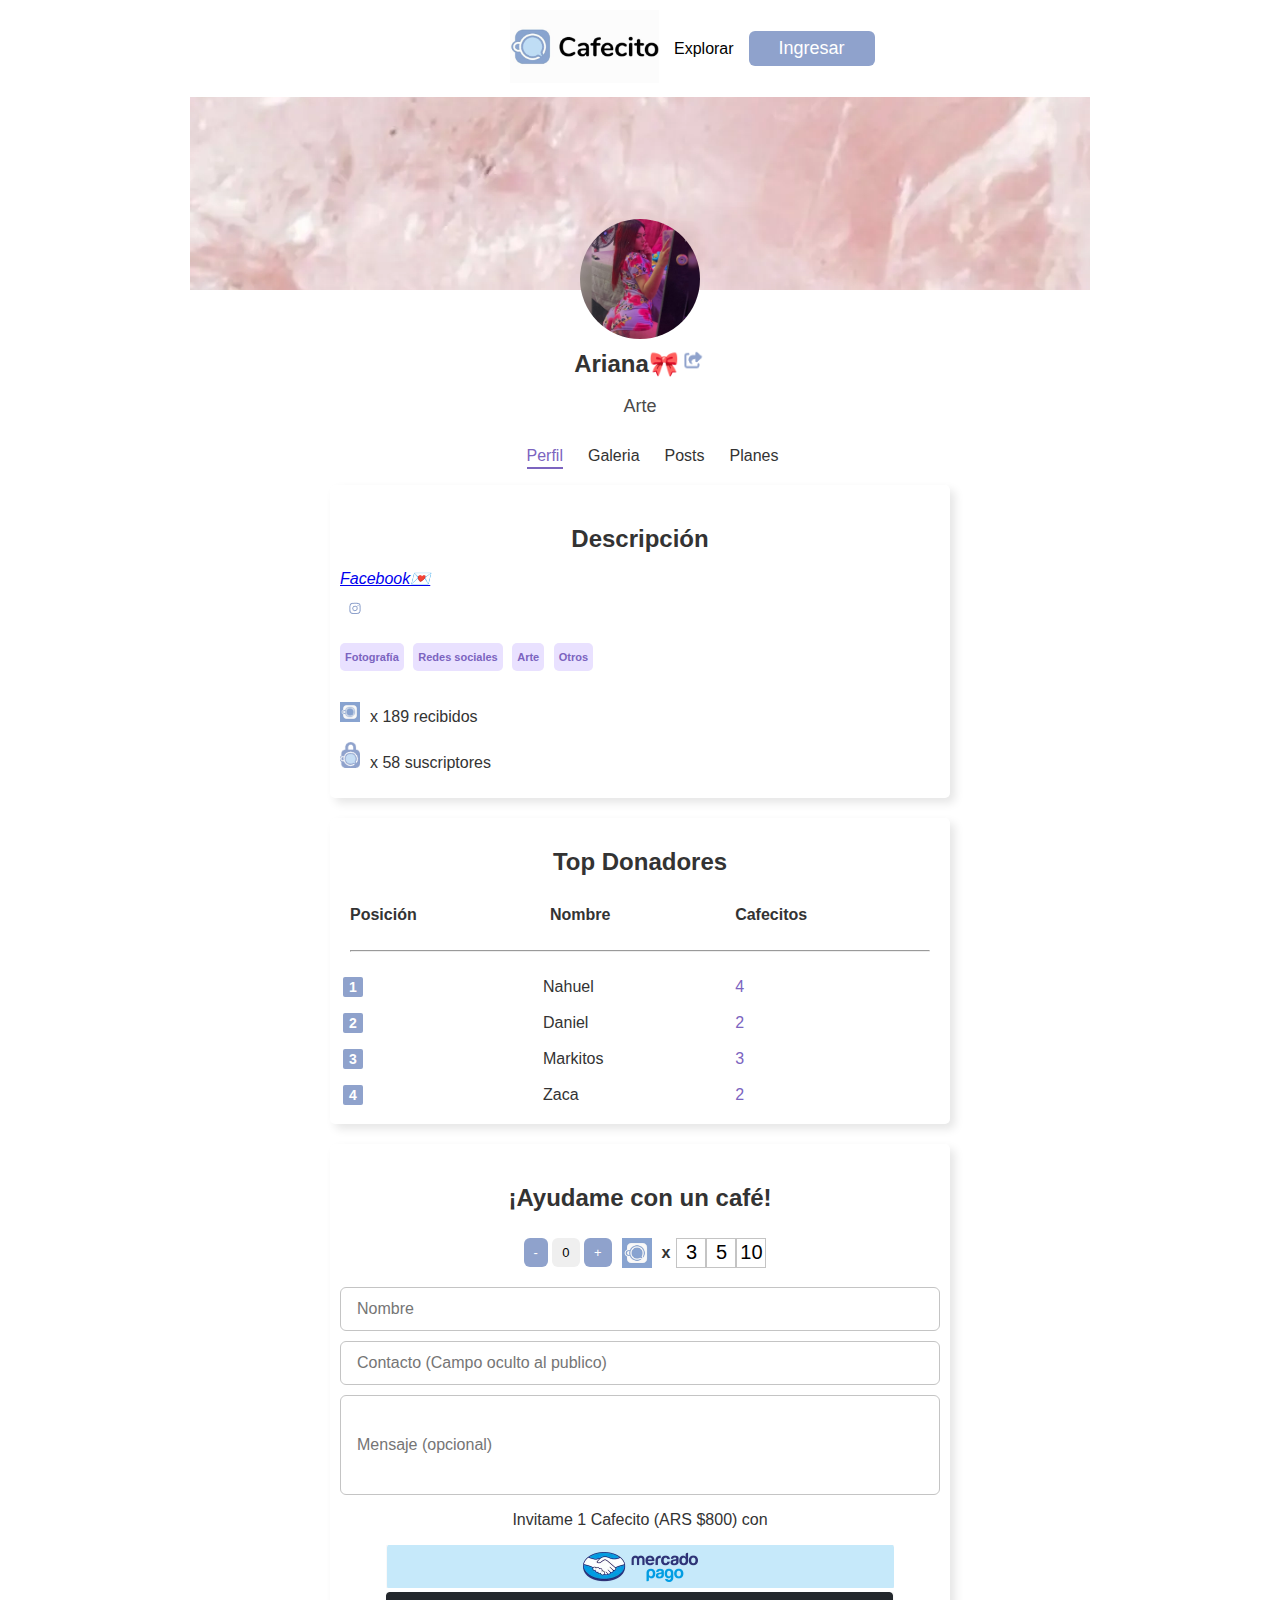
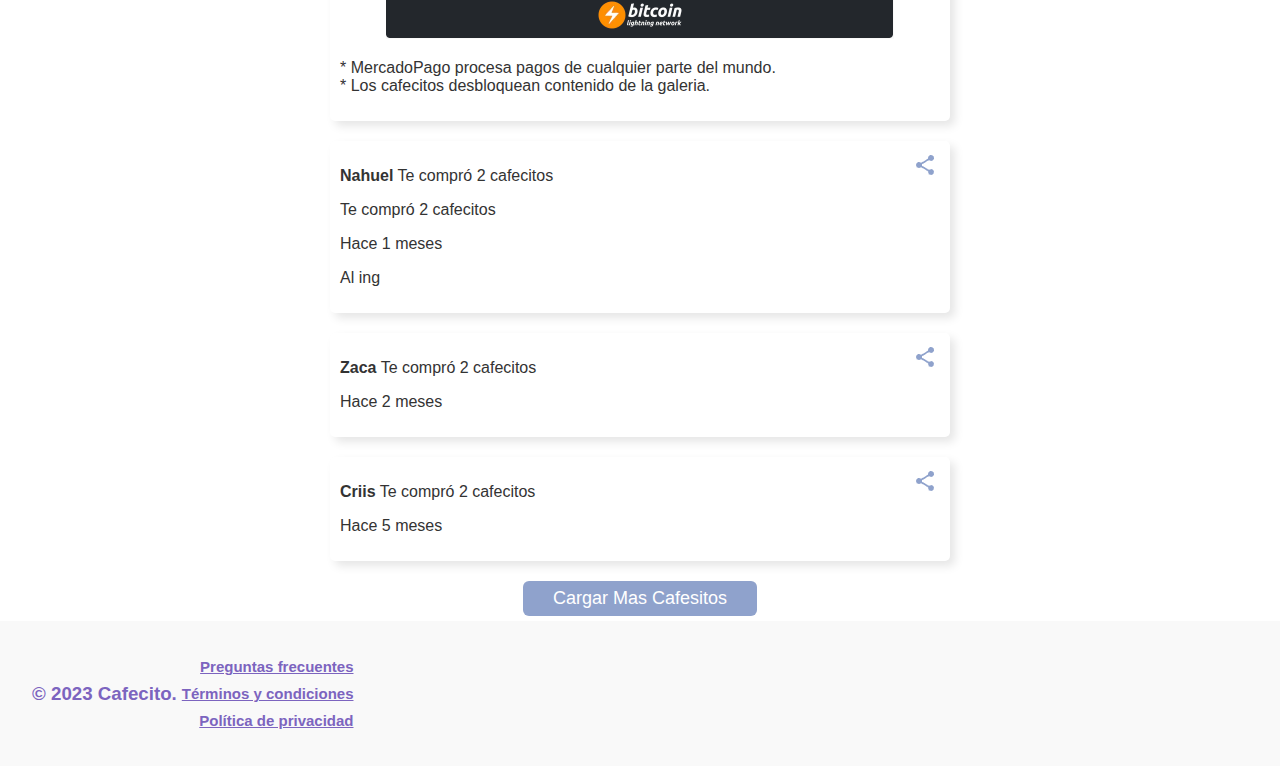
<file: index.html>
<!DOCTYPE html>
<html lang="es_en">

<head>
    <meta charset="UTF-8">
    <meta name="viewport" content="width=device-width, initial-scale=1.0">
    <meta name="description" content="">
    <meta name="keywords" content="">
    <meta name="audience" content="mature">
    <meta name="author" content="Cafecito">
    <link rel="stylesheet" href="https://cdnjs.cloudflare.com/ajax/libs/font-awesome/5.15.3/css/all.min.css">
    <link rel="stylesheet" href="https://cdnjs.cloudflare.com/ajax/libs/font-awesome/5.15.3/css/all.min.css">
    <link rel="stylesheet" href="./css/perfil.css">
    <link rel="stylesheet" href="./css/add.css">
    <link rel="icon" type="image/x-icon" href="./img/favicon.png">
    <title>Ariana 🎀 | Cafecito</title>
</head>

<body>
    <nav class="upper-nav">
        <div class="logo-container">
            <img src="./img/logo.png" alt="Logo Cafecito" class="logo cafecito">
        </div>
        <div class="nav-links">
            <a onclick="explorar()">Explorar</a>
            <button onclick="ingresar()">Ingresar</button>
        </div>
    </nav>
    <div style="text-align: center;">
        <img src="./img/banner.jpg" class="profile-banner" alt="Profile Banner" />
    </div>
    <img src="./img/profile.jpg" class="profile-picture" alt="Profile Picture" style="display: block; margin: 20 auto;">
    <h1>Ariana🎀<img src="./img/compartir.png" style="width: 27px; cursor: pointer;"
            onclick="mostrarVentanaCompartir()"> </h1>
    <nav>
        <p class="aficion">Arte</p>
        <div class="nav-container">
            <ul class="nav-links">
                <li><a href="./perfil.html" class="active">Perfil</a></li>
                <li><a href="./galeria.html">Galeria</a></li>
                <li><a href="./posts.html">Posts</a></li>
                <li><a href="./planes.html">Planes</a></li>
            </ul>
        </div>
    </nav>

    <div class="post-descripcion">
        <h1 style="margin-top: 30px;">Descripción</h1>
        <a href="https://www.facebook.com/profile.php?id=100094222781231" target="_blank"><em>Facebook💌</em></a>
        <br>
        <a href="https://instagram.com/"><img class="instagram" src="./img/instagram.png" alt="instagram"></a>
        <div class="aficiones">
            <button class="aficiones-button">Fotografía</button>
            <button class="aficiones-button">Redes sociales</button>
            <button class="aficiones-button">Arte</button>
            <button class="aficiones-button">Otros</button>
        </div>
        <p><img src="./img/favicon.png" style="max-width: 20px; margin-right: 10px; margin-top: 10px;" alt="">x 189
            recibidos</p>
        <p><img src="./img/suscriptores.png" style="max-width: 20px; margin-right: 10px; margin-top: 0px;" alt="">x 58
            suscriptores</p>
    </div>
    <div class="post">
        <h1 style="margin-top: 20px;">Top Donadores</h1>
        <table>
            <thead>
                <tr>
                    <th>Posición</th>
                    <th>Nombre</th>
                    <th>Cafecitos</th>
                </tr>
                <tr>
                    <th colspan="3">
                        <hr>
                    </th>
                </tr>
            </thead>
            <tbody>
                <tr>
                    <td><button class="top-donadores">1</button></td>
                    <td>Nahuel</td>
                    <td class="total-cafecitos">4</td>
                </tr>
                <tr>
                    <td><button class="top-donadores">2</button></td>
                    <td>Daniel</td>
                    <td class="total-cafecitos">2</td>
                </tr>
                <tr>
                    <td><button class="top-donadores">3</button></td>
                    <td>Markitos</td>
                    <td class="total-cafecitos">3</td>
                </tr>
                <tr>
                    <td><button class="top-donadores">4</button></td>
                    <td>Zaca</td>
                    <td class="total-cafecitos">2</td>
                </tr>
            </tbody>
        </table>
    </div>

    <div class="post">
        <h1 class="ayudame">¡Ayudame con un café!</h1>
        <div class="botones-cafe">
            <div class="cafecito-button" style="padding: 10px;">
                <button class="decrement" onclick="decrement()">-</button>
                <button class="aumentar" id="numero-cafe"><span>0</span></button>
                <button class="increment" onclick="increment()">+</button>

            </div>
            <img class="cantidad-cafes" src="./img/favicon.png" alt=""> <span
                style="margin-right: 6px;"><strong>x</strong></span>
            <button id="btn3" onclick="toggleButton('btn3')">3</button>
            <button id="btn5" onclick="toggleButton('btn5')">5</button>
            <button id="btn10" onclick="toggleButton('btn10')">10</button>
        </div>
        <form action="./js/action.js"></form>
        <input type="text" placeholder="Nombre">
        <div> <input type="text" placeholder="Contacto (Campo oculto al publico)">
        </div>
        <input id="mensaje" type="text" placeholder="Mensaje (opcional)">

        <p style="text-align: center;">Invitame 1 Cafecito (ARS $<span id="precioTotal">800</span>) con</p>
        <div class="pay-methods">
            <a href="./paycheck.html" id="mercadopago"><img src="./img/mercadopago.png" alt="mercadopago"></a>
            <a href="#" id="bitcoin" onclick="mostrarQR()">
                <img src="./img/bitcoin.png" alt="bitcoin">
            </a>
        </div>
        <div>
        </div>
        <p>* MercadoPago procesa pagos de cualquier parte del mundo.
            <br>* Los cafecitos desbloquean contenido de la galeria.
        </p>
    </div>

    <div class="post">
        <img style="float: right;" src="./img/bion.png" alt="">
        <p><strong>Nahuel</strong> Te compró 2 cafecitos</h1>
        <p>Te compró 2 cafecitos</p>
        <p>Hace 1 meses</p>
        <p class="comentario">Al ing</p>
    </div>
    <div class="post">
        <img style="float: right;" src="./img/bion.png" alt="">
        <p><strong>Zaca</strong> Te compró 2 cafecitos</h1>
        <p>Hace 2 meses</p>
    </div>
    <div class="post">
        <img style="float: right;" src="./img/bion.png" alt="">
        <p><strong>Criis</strong> Te compró 2 cafecitos</h1>
        <p>Hace 5 meses</p>
    </div>

    <button class="more">Cargar Mas Cafesitos</button>


    <footer>
        <h3>© 2023 Cafecito.</h3>
        <div>

            <p>Preguntas frecuentes</p>
            <p>Términos y condiciones</p>
            <p>Política de privacidad</p>
    </footer>
    <script src="./js/ventana.js"></script>
    <script>
        var cantidadCafe = 1;

        function increment() {
            cantidadCafe++;
            actualizarNumeroCafe();
        }

        function decrement() {
            if (cantidadCafe > 1) {
                cantidadCafe--;
                actualizarNumeroCafe();
            }
        }

        function actualizarNumeroCafe() {
            document.getElementById('numero-cafe').innerText = cantidadCafe;
        }

        function toggleButton(id) {
            var boton = document.getElementById(id);

            if (boton.classList.contains('activo')) {
                boton.classList.remove('activo');
                cantidadCafe = parseInt(document.getElementById('numero-cafe').innerText);
            } else {
                boton.classList.add('activo');
                cantidadCafe = parseInt(document.getElementById('numero-cafe').innerText) + parseInt(boton.innerText);
            }

            actualizarNumeroCafe();
        }


    </script>
    <script>

        function mostrarQR() {
            document.querySelector('.post form').style.display = 'none';

            document.getElementById('qrContainer').style.display = 'block';
        }

    </script>
    <script>
        var numeroCafe = document.getElementById("numero-cafe");

        function increment() {
            var numeroActual = parseInt(numeroCafe.innerText);
            numeroCafe.innerText = numeroActual + 1;
        }

        function decrement() {
            var numeroActual = parseInt(numeroCafe.innerText);
            if (numeroActual > 1) {
                numeroCafe.innerText = numeroActual - 1;
            }
        }
    </script>
</body>

</html>
</file>
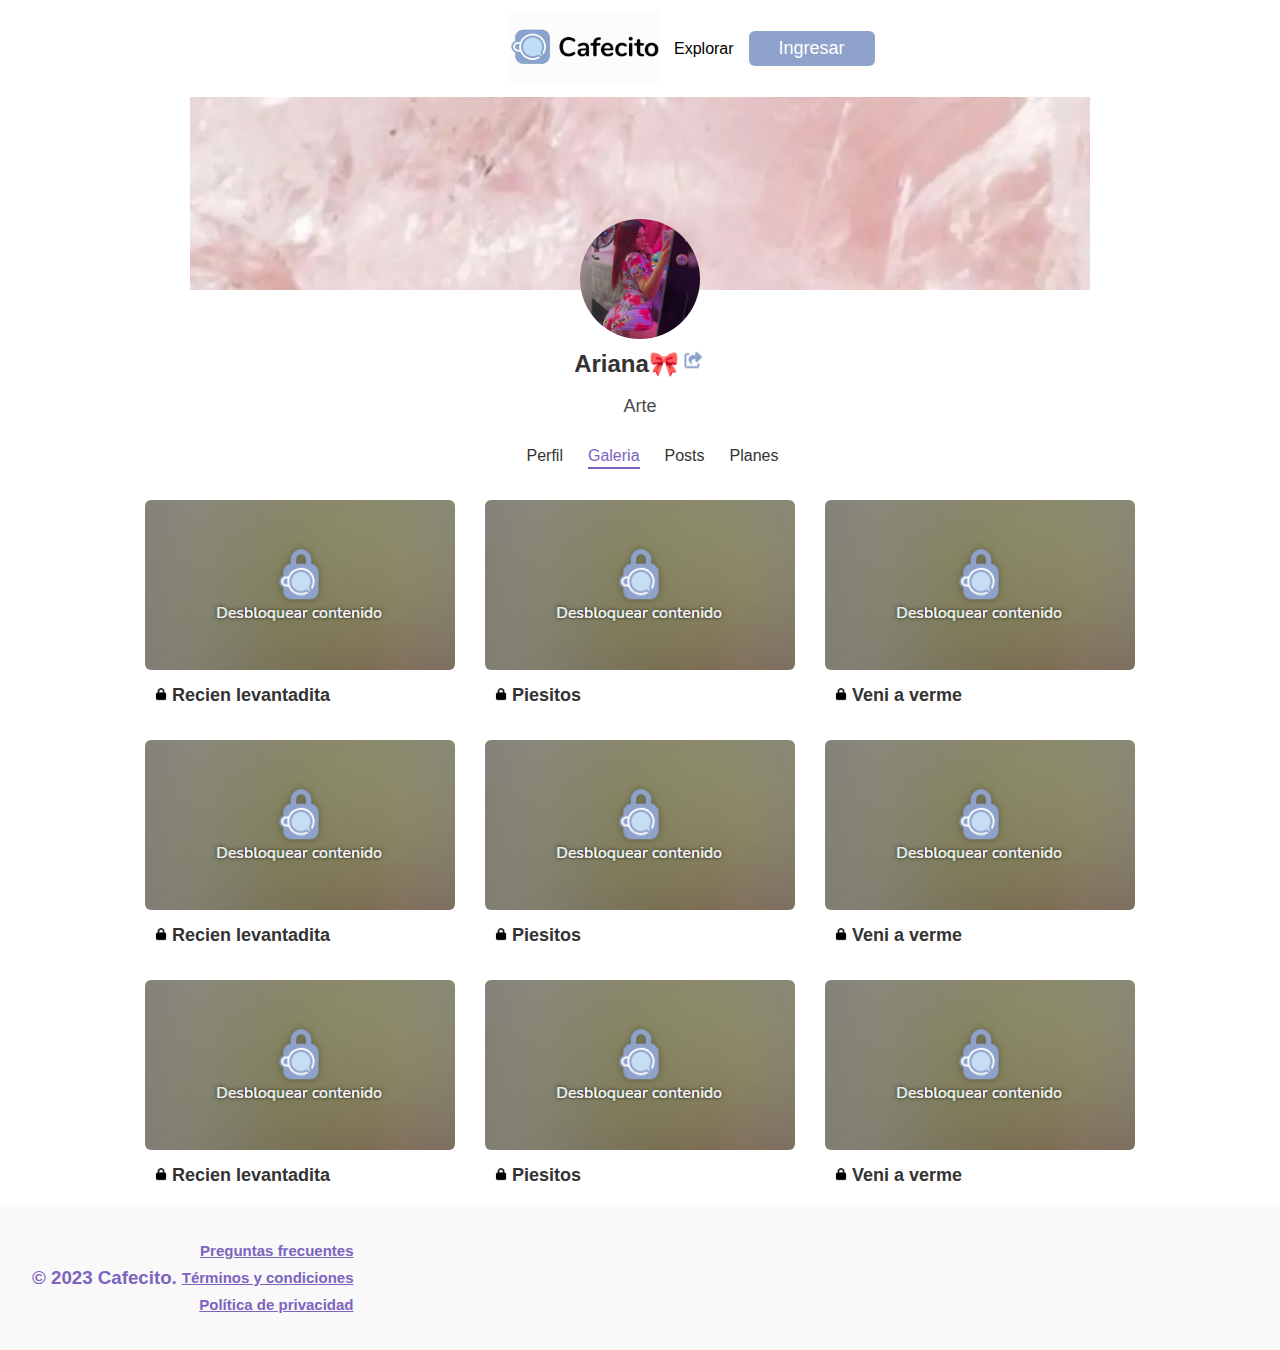
<file: galeria.html>
<!DOCTYPE html>
<html lang="es">

<head>
    <meta charset="UTF-8">
    <meta name="viewport" content="width=device-width, initial-scale=1.0">
    <meta name="description" content="">
    <meta name="keywords" content="">
    <meta name="author" content="">
    <link rel="stylesheet" href="https://cdnjs.cloudflare.com/ajax/libs/font-awesome/5.15.3/css/all.min.css"
        integrity="sha384-Gn5384xqQ1aoWXA+058RXPxPg6fy4IWvTNh0E263XmFcJlSAwiGgFAW/dAiS6JXm" crossorigin="anonymous">
    <link rel="stylesheet" href="https://cdnjs.cloudflare.com/ajax/libs/font-awesome/5.15.3/css/all.min.css">
    <link rel="stylesheet" href="./css/add.css">
    <link rel="icon" type="image/x-icon" href="./img/favicon.png">
    <title>Ariana 🎀 | Cafecito</title>
</head>
<style>
    body {
        font-family: 'Roboto', sans-serif;
        background-color: white;
        margin: 0;
        padding: 0;
        text-align: center;
        color: #333;
    }

    .upper-nav {
        display: flex;
        justify-content: space-between;
        align-items: center;
        background-color: white;
        color: grey;
        padding: 10px;
        position: fixed;
        top: 0;
        width: 100%;
        z-index: 1000;
    }

    .upper-nav .nav-links {
        display: flex;
        align-items: center;
        margin-right: 500px;
    }

    .upper-nav .nav-links a {
        color: black;
        text-decoration: none;
        font-size: 16px;
        margin: 0 15px;
    }

    .upper-nav .nav-links button {
        border: 0;
        border-radius: 6px;
        background-color: #8fa2cc;
        color: #fff;
        font-size: 18px;
        cursor: pointer;
        padding: 7px 30px;
        font-weight: 400;
    }

    .upper-nav img {
        width: 149px;
        margin-left: 500px;
    }

    .profile-banner {
    margin-top: 90px;
    width: 100%;
    max-width: 900px;
    height: 200px;
    background-color: #551a8b;
    background-size: cover;
    background-position: center;
}

.profile-picture {
    align-items: center;
    width: 120px;
    height: 120px;
    border-radius: 50%;
    margin: -75px auto 20px;
    background-color: #fff;
    background-size: cover;
    background-position: center;
}

    h1 {
        font-size: 24px;
        margin-top: -13px;
        font-family: 'Poppins', sans-serif;
    }

    .aficion {
        color: #4a4a4a;
        font-size: 18px;
        margin-bottom: 30px;
    }

    nav ul {
        list-style: none;
        padding: 0;
        margin: 0;
        display: flex;
        justify-content: center;
    }

    nav ul li a {
        margin-left: 25px;
        color: #333;
        text-decoration: none;
        position: relative;
    }

    nav ul li a.active {
        color: #7c64bf;
    }

    nav ul li a.active::after {
        content: "";
        display: block;
        position: absolute;
        bottom: -5px;
        left: 0;
        width: 100%;
        height: 2px;
        background-color: #7c64bf;
    }


    .post-container {
        display: flex;
        flex-wrap: wrap;
        justify-content: center;
        margin: 20px auto;
        max-width: 1200px;
        box-sizing: border-box;
    }

    .post {
        flex: 0 0 calc(30% - 20px);
        height: 200px;
        background-color: #fff;
        padding: 15px;
        border-radius: 5px;
        font-family: 'Roboto', sans-serif;
        box-sizing: border-box;
        margin-bottom: 20px;
    }

    .post-image {
        width: 100%;
        height: 100%;
        object-fit: cover;
        margin-bottom: 15px;
        display: block;
        margin: 0 auto;
        border-radius: 6px;
        cursor: pointer;
    }

    .post h2 {
        font-size: 18px;
        margin-left: 10px;
        float: left;
    }


    footer {
        padding: 32px;
        display: flex;
        background-color: #f9f9f9;
        color: #7c64bf;
        font-weight: 700;
        align-items: center;
        margin-top: 5px;
    }

    footer p {
        font-size: 15px;
        text-decoration: underline;
        text-align: right;
        margin: 0;
        padding: 5px;
    }

    @media only screen and (max-width: 480px) {
        /* Estilos para dispositivos móviles */

        body {
            text-align: center;
        }

        .upper-nav {
            flex-direction: column;
            align-items: center;
        }

        .upper-nav .nav-links {
            margin-top: 10px;
            margin-right: 0;
        }

        .upper-nav img {
            width: 80px;
            margin-left: 0;
        }

        .profile-banner {
            margin-top: 60px;
            height: 150px;
        }

        .profile-picture {
            width: 80px;
            height: 80px;
            margin: -40px auto 10px;
        }

        h1 {
            font-size: 20px;
        }

        .aficion {
            font-size: 16px;
            margin-bottom: 20px;
        }

        nav ul li a {
            font-size: 14px;
            margin-left: 15px;
        }

        .post {
            flex: 0 0 calc(90% - 20px);
        }

        .post h2 {
            font-size: 16px;
            margin-left: 25px;
        }

        .upper-nav .nav-links {
            display: none;
        }

        .upper-nav {
            flex-direction: row;
            align-items: center;
            padding: 10px;
        }

        .upper-nav .nav-links {
            margin-right: 0;
            margin-top: 10px;
        }


        .upper-nav img {
            width: 80px;
            margin-left: 0;
        }
    }
</style>

<body>
    <nav class="upper-nav">
        <div class="logo-container">
            <img src="./img/logo.png" alt="Logo Cafecito" class="logo">
        </div>
        <div class="nav-links">
            <a onclick="explorar()">Explorar</a>
            <button onclick="ingresar()">Ingresar</button>
        </div>
    </nav>

    <div>
        <img src="./img/banner.jpg" class="profile-banner" alt="Profile Banner">
    </div>

    <img src="./img/profile.jpg" class="profile-picture" alt="Profile Picture" />
    <h1>Ariana🎀<img src="./img/compartir.png" style="width: 27px; cursor: pointer;" onclick="mostrarVentanaCompartir()"> </h1>
    </h1>

    <nav>
        <p class="aficion">Arte</p>
        <div class="nav-container">
            <ul class="nav-links">
                <li><a href="./index.html">Perfil</a></li>
                <li><a href="./galeria.html" class="active">Galeria</a></li>
                <li><a href="./posts.html">Posts</a></li>
                <li><a href="./planes.html">Planes</a></li>
            </ul>
        </div>
    </nav>

    <div class="post-container">
        <div class="post">
            <img src="./img/post.png" class="post-image" alt="Imagen 1">
            <h2> <img src="./img/lock.png" style="width: 12px;"> Recien levantadita</h2>
        </div>
        <div class="post">
            <img src="./img/post.png" class="post-image" alt="Imagen 2">
            <h2> <img src="./img/lock.png" style="width: 12px;"> Piesitos</h2>
        </div>
        <div class="post">
            <img src="./img/post.png" class="post-image" alt="Imagen 3">
            <h2> <img src="./img/lock.png" style="width: 12px;"> Veni a verme</h2>
        </div>
    </div>
    <div class="post-container">
        <div class="post">
            <img src="./img/post.png" class="post-image" alt="Imagen 1">
            <h2> <img src="./img/lock.png" style="width: 12px;"> Recien levantadita</h2>
        </div>
        <div class="post">
            <img src="./img/post.png" class="post-image" alt="Imagen 2">
            <h2> <img src="./img/lock.png" style="width: 12px;"> Piesitos</h2>
        </div>
        <div class="post">
            <img src="./img/post.png" class="post-image" alt="Imagen 3">
            <h2> <img src="./img/lock.png" style="width: 12px;"> Veni a verme</h2>
        </div>
    </div>
    <div class="post-container">
        <div class="post">
            <img src="./img/post.png" class="post-image" alt="Imagen 1">
            <h2> <img src="./img/lock.png" style="width: 12px;"> Recien levantadita</h2>
        </div>
        <div class="post">
            <img src="./img/post.png" class="post-image" alt="Imagen 2">
            <h2> <img src="./img/lock.png" style="width: 12px;"> Piesitos</h2>
        </div>
        <div class="post">
            <img src="./img/post.png" class="post-image" alt="Imagen 3">
            <h2> <img src="./img/lock.png" style="width: 12px;"> Veni a verme</h2>
        </div>
    </div>
    <footer>
        <h3>© 2023 Cafecito.</h3>
        <div>

            <p>Preguntas frecuentes</p>
            <p>Términos y condiciones</p>
            <p>Política de privacidad</p>
    </footer>
    <script src="./js/ventana.js"></script>
</body>

</html>
</file>
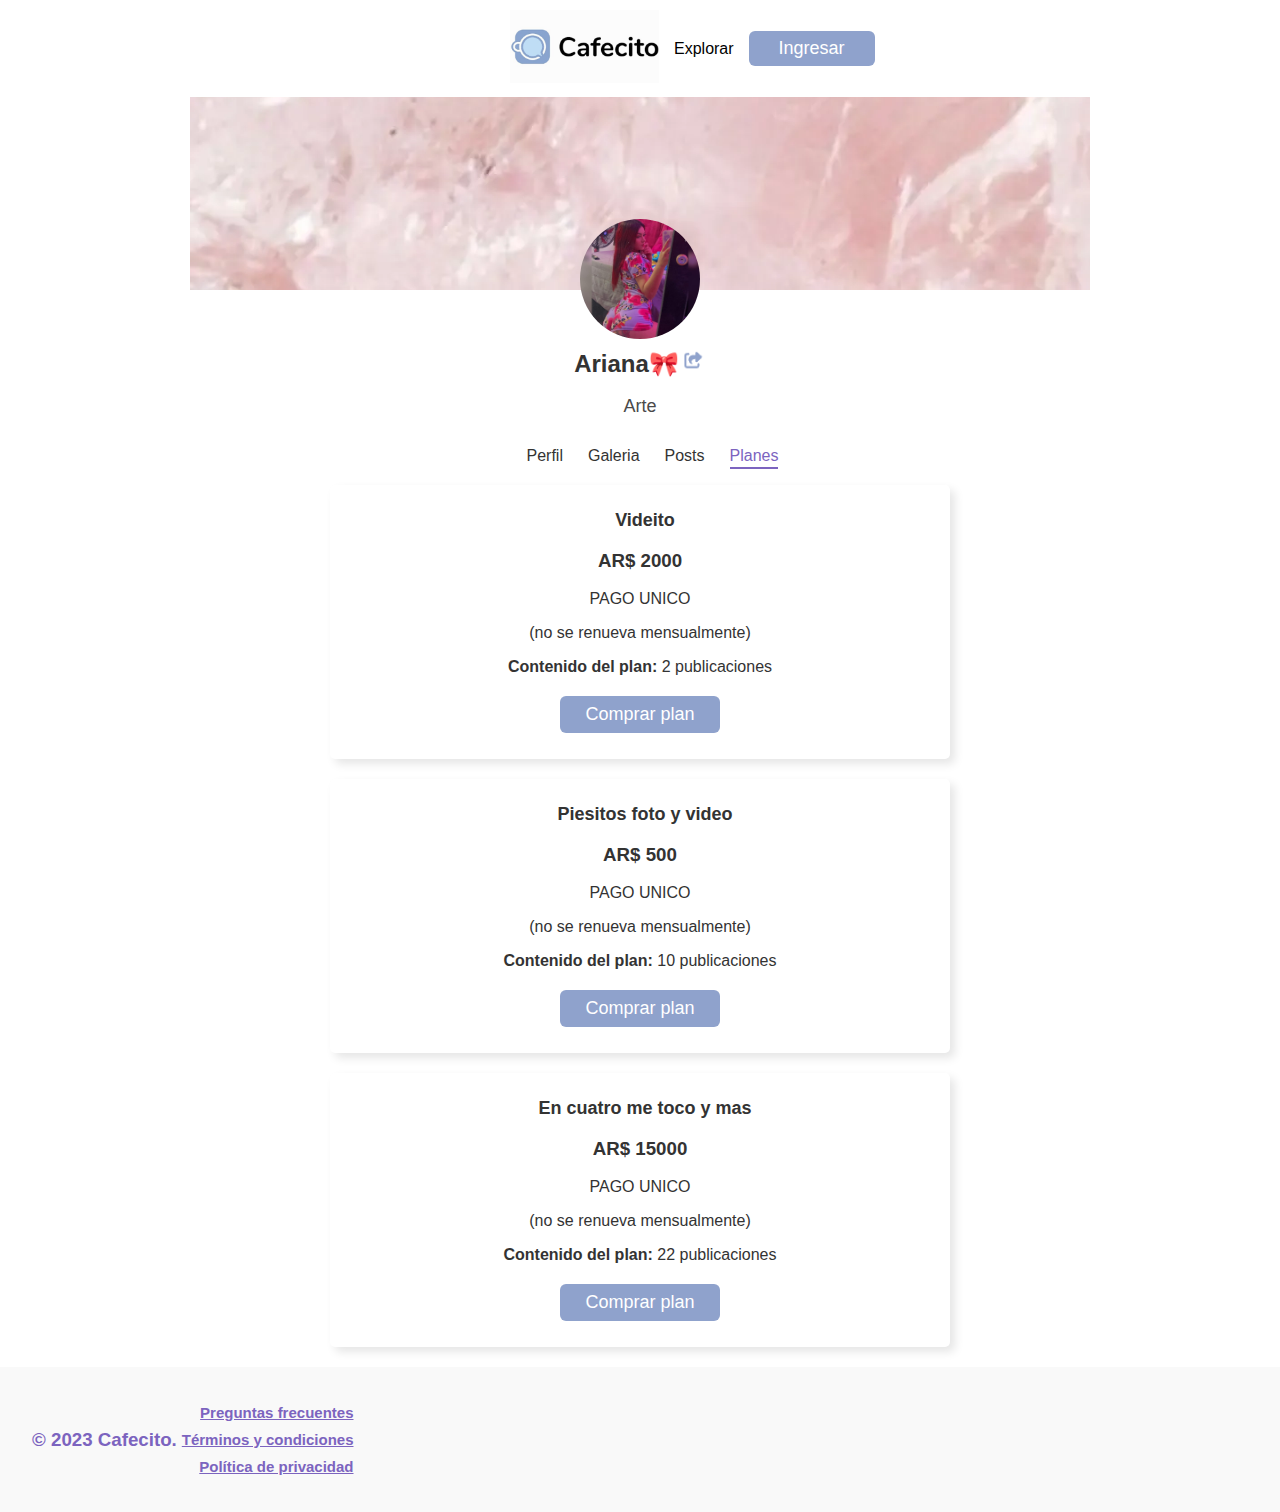
<file: planes.html>
<!DOCTYPE html>
<html lang="es">

<head>
    <meta charset="UTF-8">
    <meta name="viewport" content="width=device-width, initial-scale=1.0">
    <meta name="description" content="">
    <meta name="keywords" content="">
    <meta name="author" content="Cafecito">
    <link rel="icon" type="image/x-icon" href="./img/favicon.png">
    <link rel="stylesheet" href="https://cdnjs.cloudflare.com/ajax/libs/font-awesome/5.15.3/css/all.min.css"
        integrity="sha384-Gn5384xqQ1aoWXA+058RXPxPg6fy4IWvTNh0E263XmFcJlSAwiGgFAW/dAiS6JXm" crossorigin="anonymous">
        <title>Ariana 🎀 | Cafecito</title>
    </head>
<style>
    body {
        font-family: 'Roboto', sans-serif;
        background-color: white;
        margin: 0;
        padding: 0;
        text-align: center;
        color: #333;
    }

    .upper-nav {
        display: flex;
        justify-content: space-between;
        align-items: center;
        background-color: white;
        color: grey;
        padding: 10px;
        position: fixed;
        top: 0;
        width: 100%;
        z-index: 1000;
    }

    .upper-nav .nav-links {
        display: flex;
        align-items: center;
        margin-right: 500px;
    }

    .upper-nav .nav-links a {
        color: black;
        text-decoration: none;
        font-size: 16px;
        margin: 0 15px;
    }

    .upper-nav .nav-links button {
        border: 0;
        border-radius: 6px;
        background-color: #8fa2cc;
        color: #fff;
        font-size: 18px;
        cursor: pointer;
        padding: 7px 30px;
        font-weight: 400;
    }

    .upper-nav img {
        width: 149px;
        margin-left: 500px;
    }


    .profile-banner {
        margin-top: 90px;
        width: 100%;
        max-width: 900px;
        height: 200px;
        background-color: #551a8b;
        background-size: cover;
        background-position: center;
    }

    .profile-picture {
        align-items: center;
        width: 120px;
        height: 120px;
        border-radius: 50%;
        margin: -75px auto 20px;
        background-color: #fff;
        background-size: cover;
        background-position: center;
    }

    h1 {
        font-size: 24px;
        margin-top: -13px;
        font-family: 'Poppins', sans-serif;
    }

    .aficion {
        color: #4a4a4a;
        font-size: 18px;
        margin-bottom: 30px;
    }

    nav ul {
        list-style: none;
        padding: 0;
        margin: 0;
        display: flex;
        justify-content: center;
    }

    nav ul li a {
        margin-left: 25px;
        color: #333;
        text-decoration: none;
        position: relative;
    }

    nav ul li a.active {
        color: #7c64bf;
    }

    nav ul li a.active::after {
        content: "";
        display: block;
        position: absolute;
        bottom: -5px;
        left: 0;
        width: 100%;
        height: 2px;
        background-color: #7c64bf;
    }

    .post {
        margin: 20px auto;
        width: 600px;
        height: 254px;
        background-color: #fff;
        padding: 10px;
        border-radius: 5px;
        box-shadow: 5px 5px 10px rgba(0, 0, 0, .1);
        font-family: 'Roboto', sans-serif;
    }

    .post h2 {
        margin-left: 10px;
        font-size: 18px;
    }

    .post button {
        background-color: #8fa2cc;
        border: 0;
        border-radius: 6px;
        padding: 8px 25px;
        font-weight: 400;
        color: #fff;
        font-size: 18px;
        display: flex;
        margin: 16px auto 0;
        cursor: pointer;
        margin-top: 20px;
    }

    footer {
        padding: 32px;
        display: flex;
        background-color: #f9f9f9;
        color: #7c64bf;
        font-weight: 700;
        align-items: center;
        margin-top: 5px;
    }

    footer p {
        font-size: 15px;
        text-decoration: underline;
        text-align: right;
        margin: 0;
        padding: 5px;
    }

    @media only screen and (max-width: 480px) {
        .upper-nav {
            flex-direction: row;
            align-items: center;
            padding: 10px;
        }

        .upper-nav .nav-links {
            margin-right: 0;
            margin-top: 10px;
        }

        #mercadopago>img {
            width: 350px;
        }

        #bitcoin>img {
            width: 350px;
        }

        .upper-nav img {
            width: 80px;
            margin-left: 0;
        }

        .profile-banner {
            margin-top: 60px;
            height: 150px;
        }

        .profile-picture {
            width: 80px;
            height: 80px;
            margin: -40px auto 10px;
        }

        h1 {
            font-size: 20px;
        }

        .aficion {
            font-size: 16px;
            margin-bottom: 20px;
        }

        nav ul li a {
            font-size: 14px;
            margin-left: 15px;
        }

        .post {
            width: 90%;
            height: auto;
            padding: 10px;
            margin: 15px auto;
        }

        .post h2 {
            font-size: 16px;
            margin-left: 25px;
        }

        .upper-nav .nav-links {
            display: none;
        }
    }
</style>

<body>
    <nav class="upper-nav">
        <div class="logo-container">
            <img src="./img/logo.png" alt="Logo Cafecito" class="logo">
        </div>
        <div class="nav-links">
            <a onclick="explorar()">Explorar</a>
            <button onclick="ingresar()">Ingresar</button>
        </div>
    </nav>

    <div>
        <img src="./img/banner.jpg" class="profile-banner" alt="Profile Banner" />
    </div>

    <img src="./img/profile.jpg" class="profile-picture" alt="Profile Picture" />
    <h1>Ariana🎀<img src="./img/compartir.png" style="width: 27px; cursor: pointer;"
            onclick="mostrarVentanaCompartir()"> </h1>
    </h1>

    <nav>
        <p class="aficion">Arte</p>
        <div class="nav-container">
            <ul class="nav-links">
                <li><a href="./index.html">Perfil</a></li>
                <li><a href="./galeria.html">Galeria</a></li>
                <li><a href="./posts.html">Posts</a></li>
                <li><a href="./planes.html" class="active">Planes</a></li>
            </ul>
    </nav>
    <div class="post">
        <h2>Videito</h2>
        <h3>AR$ 2000</h3>
        <p>PAGO UNICO</p>
        <p>(no se renueva mensualmente)</p>
        <p><strong>Contenido del plan:</strong> 2 publicaciones</p>
        <a href="./index.html" style="text-decoration: none;"><button>Comprar plan</button></a>
    </div>
    <div class="post">
        <h2>Piesitos foto y video</h2>
        <h3>AR$ 500</h3>
        <p>PAGO UNICO</p>
        <p>(no se renueva mensualmente)</p>
        <p><strong>Contenido del plan:</strong> 10 publicaciones</p>
        <a href="./index.html" style="text-decoration: none;"><button>Comprar plan</button></a>
    </div>
    <div class="post">
        <h2>En cuatro me toco y mas</h2>
        <h3>AR$ 15000</h3>
        <p>PAGO UNICO</p>
        <p>(no se renueva mensualmente)</p>
        <p><strong>Contenido del plan:</strong> 22 publicaciones</p>
        <a href="./index.html" style="text-decoration: none;"><button>Comprar plan</button></a>
    </div>
    <script src="./js/ventana.js"></script>
    <footer>
        <h3>© 2023 Cafecito.</h3>
        <div>
            <p>Preguntas frecuentes</p>
            <p>Términos y condiciones</p>
            <p>Política de privacidad</p>
    </footer>
    <script src="./js/ventana.js"></script>
</body>

</html>
</file>
<file: css/perfil.css>
body {
    font-family: 'Roboto', sans-serif;
    background-color: white;
    margin: 0;
    padding: 0;
    color: #333;
}

.upper-nav {
    display: flex;
    justify-content: space-between;
    align-items: center;
    background-color: white;
    color: grey;
    padding: 10px;
    position: fixed;
    top: 0;
    width: 100%;
    z-index: 1000;
}

.upper-nav .nav-links {
    display: flex;
    align-items: center;
    margin-right: 500px;
}

.upper-nav .nav-links a {
    color: black;
    text-decoration: none;
    font-size: 16px;
    margin: 0 15px;
}

.upper-nav .nav-links button {
    border: 0;
    border-radius: 6px;
    background-color: #8fa2cc;
    color: #fff;
    font-size: 18px;
    cursor: pointer;
    padding: 7px 30px;
    font-weight: 400;
}

.upper-nav img {
    width: 149px;
    margin-left: 500px;
}

body>div:nth-child(7)>em>a {
    text-decoration: none;
}

nav ul {
    list-style: none;
    padding: 0;
    margin: 0;
    display: flex;
    justify-content: center;
}

nav ul li a {
    margin-left: 25px;
    color: #333;
    text-decoration: none;
    position: relative;
}

nav ul li a.active {
    color: #7c64bf;
}

nav ul li a.active::after {
    content: "";
    display: block;
    position: absolute;
    bottom: -5px;
    left: 0;
    width: 100%;
    height: 2px;
    background-color: #7c64bf;
}

.profile-container {
    text-align: center;
}

.profile-banner {
    margin-top: 90px;
    width: 100%;
    max-width: 900px;
    height: 200px;
    background-color: #551a8b;
    background-size: cover;
    background-position: center;
}

.profile-picture {
    align-items: center;
    width: 120px;
    height: 120px;
    border-radius: 50%;
    margin: -75px auto 20px;
    background-color: #fff;
    background-size: cover;
    background-position: center;
}


h1 {
    font-size: 24px;
    margin-top: -9px;
    font-family: 'Poppins', sans-serif;
    text-align: center;
}

.aficion {
    text-align: center;
    color: #4a4a4a;
    font-size: 18px;
    margin-bottom: 30px;
}

.aficiones {
    margin-top: 20px;
}

.instagram {
    margin-top: 10px;
}

.post-descripcion {
    margin: 20px auto;
    max-width: 600px;
    background-color: #fff;
    padding: 10px;
    border-radius: 5px;
    box-shadow: 5px 5px 10px rgba(0, 0, 0, .1);
    font-family: 'Roboto', sans-serif;
}

.pay-methods {
    text-align: center;
}

.post {
    margin: 20px auto;
    max-width: 600px;
    background-color: #fff;
    padding: 10px;
    border-radius: 5px;
    box-shadow: 5px 5px 10px rgba(0, 0, 0, .1);
    font-family: 'Roboto', sans-serif;
}

.botones-cafe {
    display: flex;
    align-items: center;
    justify-content: center;
}

.botones-cafe button {
    border: 0;
    border-radius: 6px;
    font-size: 13px;
    cursor: pointer;
    padding: 7px 10px;
    font-weight: 400;
}

.botones-cafe img {
    max-width: 100%;
    height: auto;
    margin-right: none;
}

.cantidad-cafes {
    margin-right: 10px;
    width: 30px;
    height: 30px;
}

.ayudame {
    margin-top: 30px;
}

.increment {
    background-color: #8fa2cc;
    border: 0;
    border-radius: 6px;
    color: #fff;
    font-weight: 700;
}

.decrement {
    background-color: #8fa2cc;
    border: 0;
    border-radius: 6px;
    color: #fff;
    font-weight: 700;
}

.total-cafecitos {
    color: #7c64bf;
}

.buttones button.active {
    background-color: red;
}

.aficiones-button {
    background-color: #e9e1ff;
    padding: 8px 5px;
    font-size: 11px;
    font-weight: 600;
    color: #7c64bf;
    border-radius: 5px;
    margin-bottom: 5px;
    margin-right: 5px;
    text-decoration: none;
    border: none;
}

.buttones button {
    text-align: center;
}


.more {
    display: block;
    margin: 0 auto;
    text-align: center;
    border: 0;
    border-radius: 6px;
    background-color: #8fa2cc;
    color: #fff;
    font-size: 18px;
    cursor: pointer;
    padding: 7px 30px;
    font-weight: 400;
}

.post input {
    width: 100%;
    border-radius: 6px;
    background-color: #fff;
    border: 1px solid #c4c4c4;
    font-size: 16px;
    margin-top: 10px;
    padding: 12px 16px;
    box-sizing: border-box;
    color: #000;
    font-weight: 300;
}

.top-donadores {
    background-color: #8fa2cc;
    border-radius: 2px;
    width: 20px;
    height: 20px;
    display: flex;
    justify-content: center;
    align-items: center;
    color: #fff;
    font-size: 14px;
    font-weight: 600;
    border: none;
}

table {
    width: 100%;
    margin-top: 20px;
}

th {
    padding: 8px;
    text-align: left;
}


#btn3,
#btn5,
#btn10 {
    color: black;
    margin: 0;
    width: 30px;
    height: 30px;
    padding: 0;
    background-color: transparent;
    border: 1px solid #c4c4c4;
    font-size: 20px;
    border-radius: 0;
    cursor: pointer;
}

#btn3:active,
#btn5:active,
#btn10:active {
    color: grey;
    margin: 0;
    width: 30px;
    height: 30px;
    padding: 0;
    background-color: #c4c4c4;
    border: 1px solid #c4c4c4;
    font-size: 20px;
    border-radius: 0;
    cursor: pointer;
}

td.total-cafecitos {
    padding: 8px;
}

#mensaje {
    color: #000;
    border-radius: 6px;
    background-color: #fff;
    border: 1px solid #c4c4c4;
    width: 100%;
    height: 100px;
    font-size: 16px;
    padding: 12px 16px;
    box-sizing: border-box;
    max-width: 100%;
    min-width: 100%;
    font-weight: 300;
}

footer {
    padding: 32px;
    display: flex;
    background-color: #f9f9f9;
    color: #7c64bf;
    font-weight: 700;
    align-items: center;
    margin-top: 5px;
}

footer p {
    font-size: 15px;
    text-decoration: underline;
    text-align: right;
    margin: 0;
    padding: 5px;
}

@media only screen and (max-width: 480px) {
    .upper-nav {
        flex-direction: row;
        align-items: center;
        padding: 10px;
    }

    .upper-nav .nav-links {
        margin-right: 0;
        margin-top: 10px;
    }

    #mercadopago>img {
        width: 350px;
    }

    #bitcoin>img {
        width: 350px;
    }

    .upper-nav img {
        width: 80px;
        margin-left: 0;
    }

    .profile-banner {
        margin-top: 60px;
        height: 150px;
    }

    .profile-picture {
        width: 80px;
        height: 80px;
        margin: -40px auto 10px;
    }

    h1 {
        font-size: 20px;
    }

    .aficion {
        font-size: 16px;
        margin-bottom: 20px;
    }

    nav ul li a {
        font-size: 14px;
        margin-left: 15px;
    }

    .post {
        width: 90%;
        height: auto;
        padding: 10px;
        margin: 15px auto;
    }

    .post h2 {
        font-size: 16px;
        margin-left: 25px;
    }

    .upper-nav .nav-links {
        display: none;
    }
}
</file>
<file: css/add.css>
.ventana-compartir {
    position: fixed;
    top: 50%;
    left: 50%;
    transform: translate(-50%, -50%);
    background-color: white;
    border: 2px solid #ccc;
    width: 2000px;
    height: 160px;
    max-width: 420px;
    box-sizing: border-box;
}

.ventana-compartir .navsito {
    background-color: #8fa2cc;
    overflow: hidden;
    width: 100%;
}

.ventana-compartir h2 {
    font-size: 20px;
    color: white;
    float: left;
}

.ventana-compartir input {
    width: 100%;
    margin: 10px 0;
    padding: 8px;
    border: 1px solid #ccc;
    border-radius: 4px;
    box-sizing: border-box;
}

.ventana-compartir button {
    background-color: #8fa2cc;
    color: #fff;
    border: 0;
    border-radius: 6px;
    font-size: 16px;
    cursor: pointer;
    padding: 10px;
    margin-right: 5px;
    float: right;
}

.ventana-compartir .close-popad {
    background-color: #8fa2cc;
    color: #fff;
    border: 0;
    border-radius: 6px;
    font-size: 16px;
    cursor: pointer;
    padding: 10px;
    margin-left: 5px;
}

.ventana-compartir::after {
    content: "";
    display: table;
    clear: both;
}
</file>
